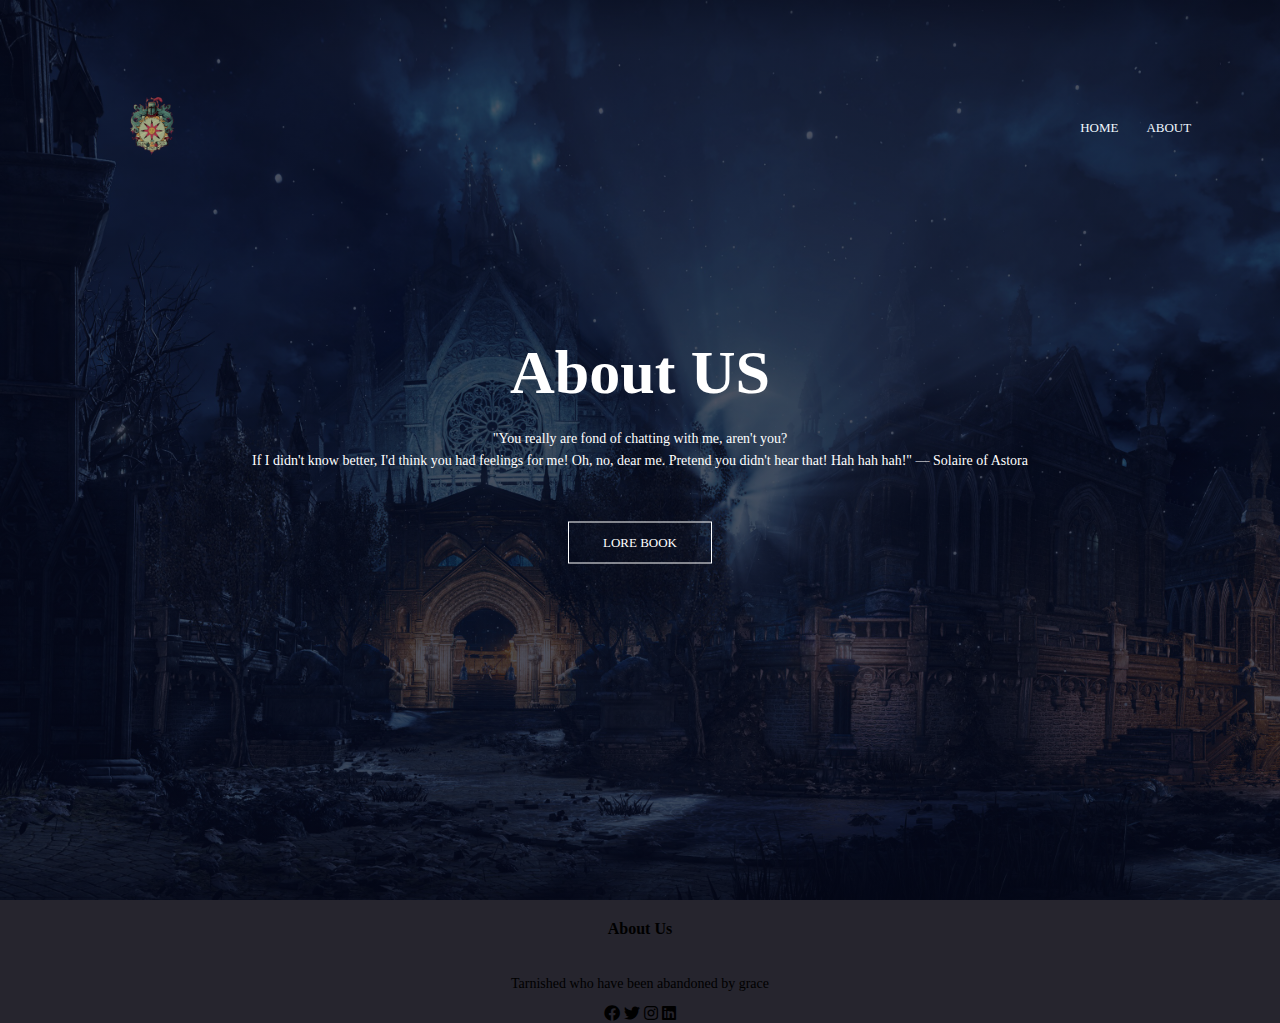
<file: ABOUT.html>
<!DOCTYPE html>
<html>
    <head>
        <meta name="viewport" content="width=device", initial-scale="1.0">
        <title>About Absolution</title>
        <link rel="stylesheet" href="STYLE.css">
        <link rel="stylesheet" href="https://cdnjs.cloudflare.com/ajax/libs/font-awesome/5.15.3/css/all.min.css"/>
    </head>
    <body>
        <section class="header">
            <nav><a href="index.html"><img src="Home/LOGO/Solair_1.png"></a>
                <div class="nav-links" id="navlinks">
                    <i class="fab fa-times" onclick="Hide()"></i>
                    <ul>
                        <li><a href="index.html">HOME</a></li>
                        <li><a href="ABOUT.html">ABOUT</a></li>
                    </ul>
                </div>
                <i class="fab fa-bars" onclick="Show()"></i> 
            </nav>  
        <div class="textbox">
            <h1>About US</h1>
            <p>"You really are fond of chatting with me, aren't you?<br> If I didn't know better, I'd think you had feelings for me! Oh, no, dear me. Pretend you didn't hear that! Hah hah hah!"
                — Solaire of Astora</p>
            <a href="BOOK.html"class="Praise-button">LORE BOOK</a>    
        </div>          
        </section>

        <section class="footer">
            <h4>About Us</h4>
            <p>Tarnished who have been abandoned by grace</p>
            <div class="icon">
                <i class="fab fa-facebook"></i>
                <i class="fab fa-twitter"></i>
                <i class="fab fa-instagram"></i>
                <i class="fab fa-linkedin"></i>
            </div>
        </section>

        <script>
            var navlinks = document.getElementById("navlinks");
            function Show(){
                navlinks.style.right = "0";
            }

            function Hide(){
                navlinks.style.right = "-200";
            }
        </script>
    </body>
</html>
</file>
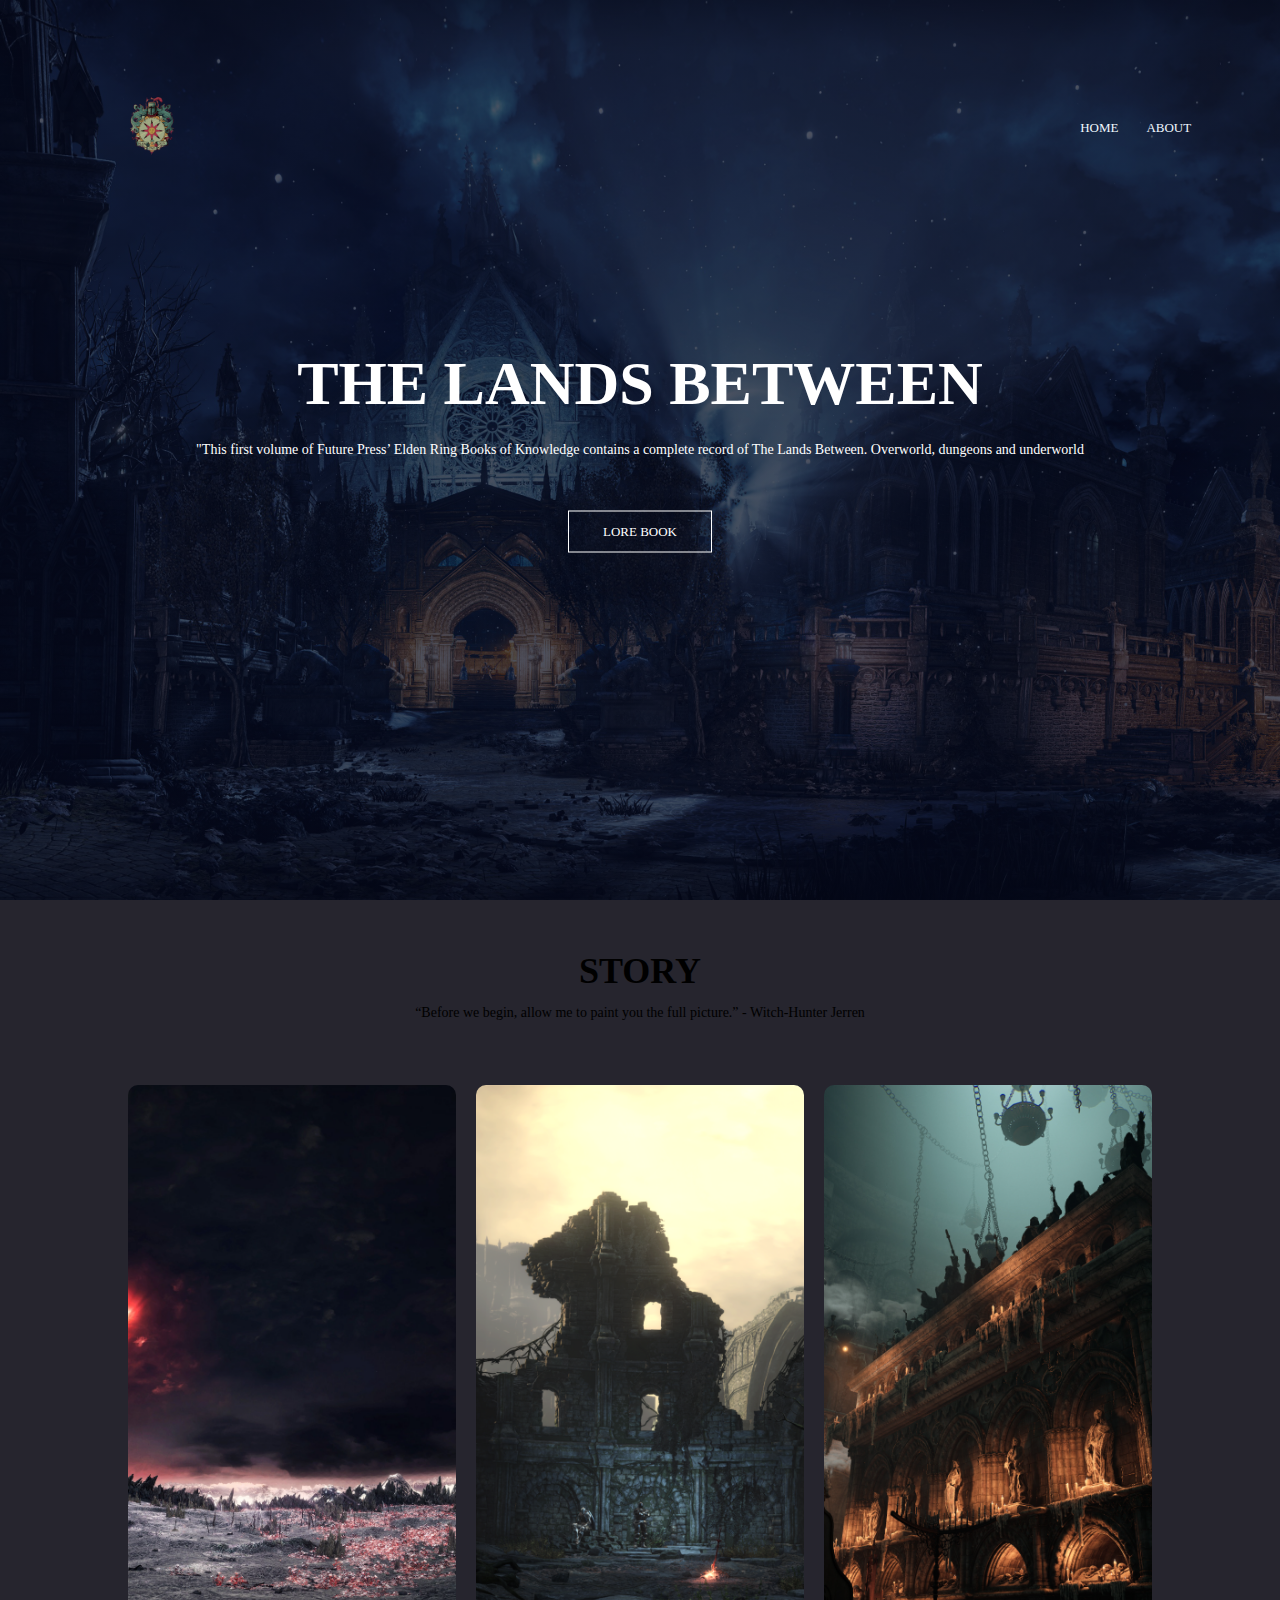
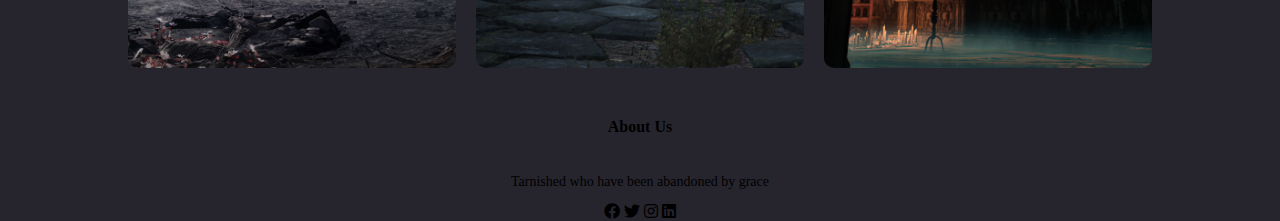
<file: BOOK.html>
<!DOCTYPE html>
<html>
    <head>
        <meta name="viewport" content="width=device", initial-scale="1.0">
        <title>Absolution Lore</title>
        <link rel="stylesheet" href="STYLE.css">
        <link rel="stylesheet" href="https://cdnjs.cloudflare.com/ajax/libs/font-awesome/5.15.3/css/all.min.css"/>
    </head>
    <body>
        <section class="header">
            <nav><a href="index.html"><img src="Home/LOGO/Solair_1.png"></a>
                <div class="nav-links" id="navlinks">
                    <i class="fab fa-times" onclick="Hide()"></i>
                    <ul>
                        <li><a href="index.html">HOME</a></li>
                        <li><a href="ABOUT.html">ABOUT</a></li>
                    </ul>
                </div>
                <i class="fab fa-bars" onclick="Show()"></i> 
            </nav>  
        <div class="textbox">
            <h1>THE LANDS BETWEEN</h1>
            <p>"This first volume of Future Press’ Elden Ring Books of Knowledge contains a complete record of The Lands Between. Overworld, dungeons and underworld</p>
            <a href=""class="Praise-button">LORE BOOK</a>    
        </div>          
        </section>
        <section class="Weapons" id="W">
            <h1>STORY</h1>
            <p>“Before we begin, allow me to paint you the full picture.” - Witch-Hunter Jerren</p>
            <div class="row">
                <div class="enem-col">
                    <img src="Home/Book/suspence.png">
                    <div class="layer">
                    <h3>SUSPENSE</h3>
                    </div>
                </div>
                <div class="enem-col">
                    <img src="Home/Book/horror.png">
                    <div class="layer">
                    <h3>HORROR</h3>
                    </div>
                </div>
                <div class="enem-col">
                    <img src="Home/Book/action.png">
                    <div class="layer">
                    <h3>ACTION</h3>
                    </div>
                </div>
            </div>
        </section>
        <section class="footer">
            <h4>About Us</h4>
            <p>Tarnished who have been abandoned by grace</p>
            <div class="icon">
                <i class="fab fa-facebook"></i>
                <i class="fab fa-twitter"></i>
                <i class="fab fa-instagram"></i>
                <i class="fab fa-linkedin"></i>
            </div>
        </section>
        <script>
            var navlinks = document.getElementById("navlinks");
            function Show(){
                navlinks.style.right = "0";
            }

            function Hide(){
                navlinks.style.right = "-200";
            }
        </script>
    </body>
</html>
</file>
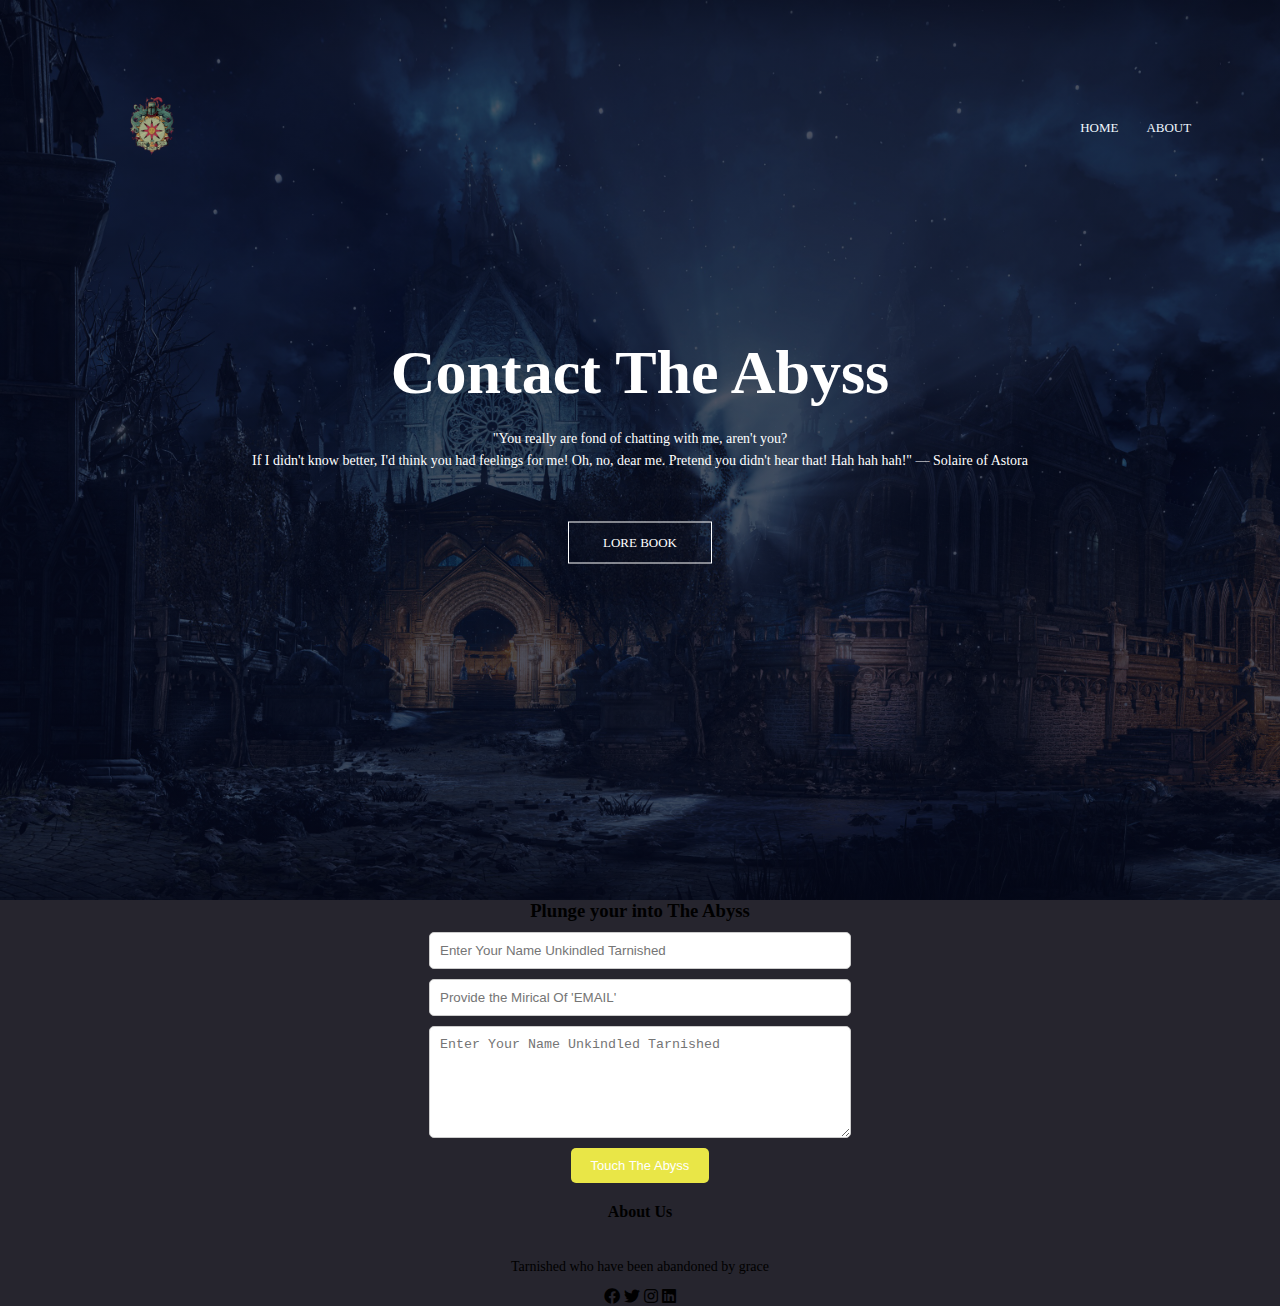
<file: Contact.html>
<!DOCTYPE html>
<html>
    <head>
        <meta name="viewport" content="width=device", initial-scale="1.0">
        <title>CONTACT Absolution</title>
        <link rel="stylesheet" href="STYLE.css">
        <link rel="stylesheet" href="https://cdnjs.cloudflare.com/ajax/libs/font-awesome/5.15.3/css/all.min.css"/>
    </head>
    <body>
        <section class="header">
            <nav><a href="index.html"><img src="Home/LOGO/Solair_1.png"></a>
                <div class="nav-links" id="navlinks">
                    <i class="fab fa-times" onclick="Hide()"></i>
                    <ul>
                        <li><a href="index.html">HOME</a></li>
                        <li><a href="ABOUT.html">ABOUT</a></li>
                    </ul>
                </div>
                <i class="fab fa-bars" onclick="Show()"></i> 
            </nav>  
        <div class="textbox">
            <h1>Contact The Abyss</h1>
            <p>"You really are fond of chatting with me, aren't you?<br> If I didn't know better, I'd think you had feelings for me! Oh, no, dear me. Pretend you didn't hear that! Hah hah hah!"
                — Solaire of Astora</p>
            <a href="BOOK.html"class="Praise-button">LORE BOOK</a>    
        </div>          
        </section>

            <div class="Comments">
                <h3>Plunge your into The Abyss</h3>
                <form class="form" action="Log.php" method="post">
                    <input type="Text" name="name" placeholder="Enter Your Name Unkindled Tarnished">
                    <input type="Text" email="email" placeholder="Provide the Mirical Of 'EMAIL'">
                    <textarea rows = "6" comment = "com" placeholder="Enter Your Name Unkindled Tarnished"></textarea>
                    <button type="submit" class="Praise-button">Touch The Abyss</button>   
                </form>
            </div>


        <section class="footer">
            <h4>About Us</h4>
            <p>Tarnished who have been abandoned by grace</p>
            <div class="icon">
                <i class="fab fa-facebook"></i>
                <i class="fab fa-twitter"></i>
                <i class="fab fa-instagram"></i>
                <i class="fab fa-linkedin"></i>
            </div>
        </section>

        <script>
            var navlinks = document.getElementById("navlinks");
            function Show(){
                navlinks.style.right = "0";
            }

            function Hide(){
                navlinks.style.right = "-200";
            }
        </script>
    </body>
</html>
</file>
<file: STYLE.css>
*{
    margin: 0;
    padding: 0;
}
body{
    background: transparent;
    background-color: #26252e;
}
.header{
    min-height: 100vh;
    width: 100%;
    background-image: linear-gradient(rgba(4,9,30,0.7),rgba(4,9,30,0.7)), url(Home/Anorlondo.png);
    background-position: center;
    background-size: cover;
    position: relative;
}
nav{
    display: flex;
    padding: 2% 6%;
    justify-content: space-between;
    align-items: center;
}
nav img{
    width: 150px;
}
.nav-links{
    flex: 1;
    text-align: right;
}
.nav-links ul li{
    list-style: none;
    display: inline-block;
    padding: 8px 12px;
    position: relative;
}
.nav-links ul li a{
    color: aliceblue;
    text-decoration: solid;
    font-size: 13px;
}
.nav-links ul li::after{
    content:'';
    width: 0%;
    height: 2px;
    background: #f44336;
    display: block;
    margin: auto;
    transition: 0.3s;
}
.nav-links ul li:hover::after{
    width: 100%;
}
.textbox{
    width: 90%;
    color:#fff;
    position: absolute;
    top: 50%;
    left: 50%;
    transform: translate(-50%, -50%);
    text-align: center;
}
.textbox h1{
    font-size: 62px;
}
.textbox p{
    margin: 10px 0 40px;
    font-size: 14px;
    color: #fff;
}
.Praise-button{
    display: inline-block;
    text-decoration: wavy;
    color: #fff;
    border: 1px solid #fff;
    padding: 12px 34px;
    font-size: 13px;
    background: transparent;
    position: relative;
    cursor: pointer;
}
.Praise-button:hover{
    border: 1px solid #DAA520;
    background: #DAA520;
    transition: 0.5s;
}
nav .fab{
    display: none;
}

@media(max-width:700px){
    .textbox h1{
        font-size: 20px;
    }
    .nav-links ul li{
        display: block;
    }
    .nav-links{
        position: absolute;
        background: #DAA520;
        height: 100vh;
        width: 200px;
        top: 0;
        right: -200px;
        text-align: left;
        z-index: 2;
        transition:1s;
    }
    nav .fab{
        display: block;
        color: #fff;
        margin: 10px;
        font-size: 22px;
        cursor: pointer;
    }
    .nav-links ul{
        padding: 30px;

    }
    .row{
        flex-direction: column;
    }
    .test-col img{
        margin-left: 0px;
        margin-right: 15px;
    }
    .Grace h1{
        font-size: 24px;
    }
}

.Warriors{
    width: 80%;
    margin: auto;
    text-align: center;
    padding-top: 100px;
}
h1{
    font-size: 36px;
    font-weight: 600;
}
p{
    color:#000000;
    font-size: 14px;
    font-weight: 300;
    line-height: 22px;
    padding: 10px;
}
.row{
    margin-top: 5%;
    display: flex;
    justify-content: space-between;

}
.column{
    flex-basis: 31%;
    background: #c1cde2;
    border-radius: 10px;
    margin-bottom: 5%;
    padding: 20px 12px;
    box-sizing: border-box;
    transition: 0.5s;
}
h3{
    text-align: center;
    font-weight: 600;
    margin: 10px 0;
}
.column:hover{
    box-shadow: 0 0 20px 0px rgba(0,0,0,0.2);

}

.Weapons{
    width: 80%;
    margin: auto;
    text-align: center;
    padding-top: 50px;
}
.enem-col{
    flex-basis: 32%;
    border-radius: 10px;
    margin-bottom: 30px;
    position: relative;
    overflow: hidden;
}
.enem-col img{
    width: 100%;
    display: block;
}
.layer{
    background: transparent;
    height: 100%;
    width: 100%;
    position: absolute;
    top: 0;
    left: 0;
    transition: 0.5;
}
.layer:hover{
    background: rgba(201, 214, 241, 0.7);
}
.layer h3{
    width: 100%;
    font-weight: 500;
    color: #fff;
    font-size: 26px;
    bottom: 0;
    left: 50%;
    transform: translateX(-50%);
    position: absolute;
    opacity: 0;
    transition: 0.5s;
}
.layer:hover h3{
    bottom: 49%;
    opacity: 1;
}

.Sights{
    width: 80%;
    margin: auto;
    text-align: center;
    padding-top: 100px;
}
.sights-col{
    flex-basis: 31%;
    border-radius: 10px;
    margin-bottom: 5%;
    text-align: left;
}
.sights-col img{
    width: 100%;
    border-radius: 10px;
}
.sights-col p{
    padding: 0;
}
.sights-col h3{
    margin-top: 16px;
    margin-bottom: 15px;
    text-align: left;
}

.testimonials{
    width: 80%;
    margin: auto;
    padding-top: 100px;
    text-align: center;
}
.test-col{
    flex-basis: 44%;
    border-radius: 10px;
    margin-bottom: 5%;
    text-align: left;
    background: #f44336;
    padding: 25px;
    cursor: pointer;
    display: flex;
}
.test-col img{
    height: 40px;
    margin-left: 5px;
    margin-right: 30%;
    border-radius: 50%;
}
.test-col p{
    padding: 0;
}
.test-col h3{
    margin-top: 15px;
    text-align: left;
}

.Grace{
    margin: 100px auto;
    width: 80%;
    background-image: linear-gradient(rgb(0,0,0,0.7),rgb(0,0,0,0.7)),url(Home/grace.png);
    background-position: center;
    background-size:cover;
    border-radius: 10px;
    text-align: center;
    padding: 100px 0;
}
.Grace h1{
    color: #fff;
    margin-bottom: 40px;
    padding:0;
}
.footer{
    width: 100%;
    text-align: center;
    padding: 30ppx 0;
}
.footer h4{
    margin-bottom: 25px;
    margin-top: 20px;
    font-weight: 600;
}
icon fab{
    color: #DAA520;
    margin: 0 13px;
    cursor: pointer;
    padding: 18px 0;
}
.Comments {
    display: flex;
    flex-direction: column;
    align-items: center;
    text-align: center;
  }
  
  .Comments h3 {
    margin-top: 0;
  }
  
  .Comments form {
    display: flex;
    flex-direction: column;
    align-items: center;
    width: 100%;
    max-width: 400px;
  }
  
  .Comments form input,
  .Comments form textarea {
    width: 100%;
    margin-bottom: 10px;
    padding: 10px;
    border-radius: 5px;
    border: 1px solid #ccc;
  }
  
  .Comments form button {
    background-color: #e9e647;
    color: white;
    border: none;
    border-radius: 5px;
    padding: 10px 20px;
    cursor: pointer;
  }
  
  .Comments form button:hover {
    background-color: #e9e647;
  }
</file>
